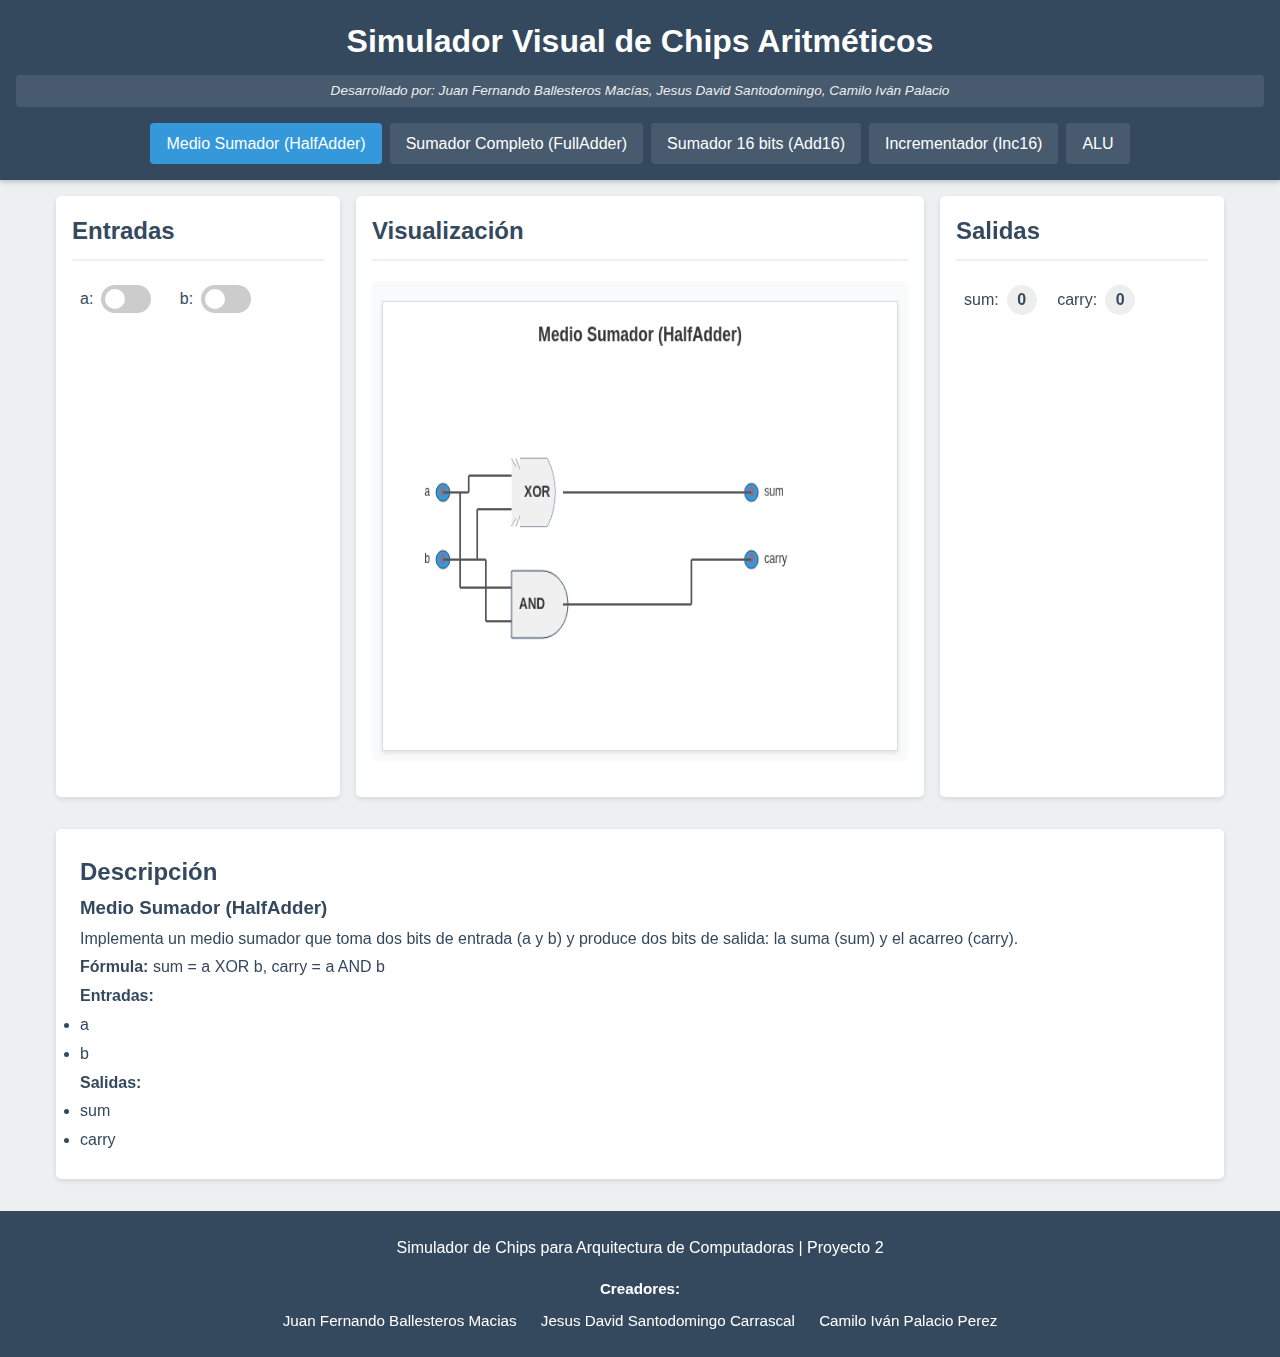
<file: simulador-proyecto2/index.html>
<!DOCTYPE html>
<html lang="es">
<head>
    <meta charset="UTF-8">
    <meta name="viewport" content="width=device-width, initial-scale=1.0">
    <title>Simulador de Chips - Proyecto 2</title>
    <link rel="stylesheet" href="css/styles.css">
</head>
<body>
    <header>
        <h1>Simulador Visual de Chips Aritméticos</h1>
        <div class="top-credits">
            <p>Desarrollado por: Juan Fernando Ballesteros Macías, Jesus David Santodomingo, Camilo Iván Palacio</p>
        </div>
        <nav>
            <ul id="chip-selector">
                <li data-chip="halfadder" class="active">Medio Sumador (HalfAdder)</li>
                <li data-chip="fulladder">Sumador Completo (FullAdder)</li>
                <li data-chip="add16">Sumador 16 bits (Add16)</li>
                <li data-chip="inc16">Incrementador (Inc16)</li>
                <li data-chip="alu">ALU</li>
            </ul>
        </nav>
    </header>

    <main>
        <section id="simulator-container">
            <div class="panel">
                <h2>Entradas</h2>
                <div id="inputs-container">
                    <!-- Los inputs se generarán dinámicamente según el chip seleccionado -->
                </div>
            </div>
            
            <div class="panel">
                <h2>Visualización</h2>
                <div id="visualization-container">
                    <canvas id="chip-canvas" width="600" height="400"></canvas>
                </div>
            </div>
            
            <div class="panel">
                <h2>Salidas</h2>
                <div id="outputs-container">
                    <!-- Las salidas se generarán dinámicamente según el chip seleccionado -->
                </div>
            </div>
        </section>

        <section id="chip-description">
            <h2>Descripción</h2>
            <div id="description-content">
                <!-- La descripción se cargará dinámicamente -->
            </div>
        </section>
    </main>

    <footer>
        <p>Simulador de Chips para Arquitectura de Computadoras | Proyecto 2</p>
        <div class="credits">
            <p>Creadores:</p>
            <ul>
                <li>Juan Fernando Ballesteros Macias</li>
                <li>Jesus David Santodomingo Carrascal</li>
                <li>Camilo Iván Palacio Perez</li>
            </ul>
        </div>
    </footer>

    <script src="js/gates.js"></script>
    <script src="js/chips.js"></script>
    <script src="js/visualizer.js"></script>
    <script src="js/main.js"></script>
</body>
</html>
</file>
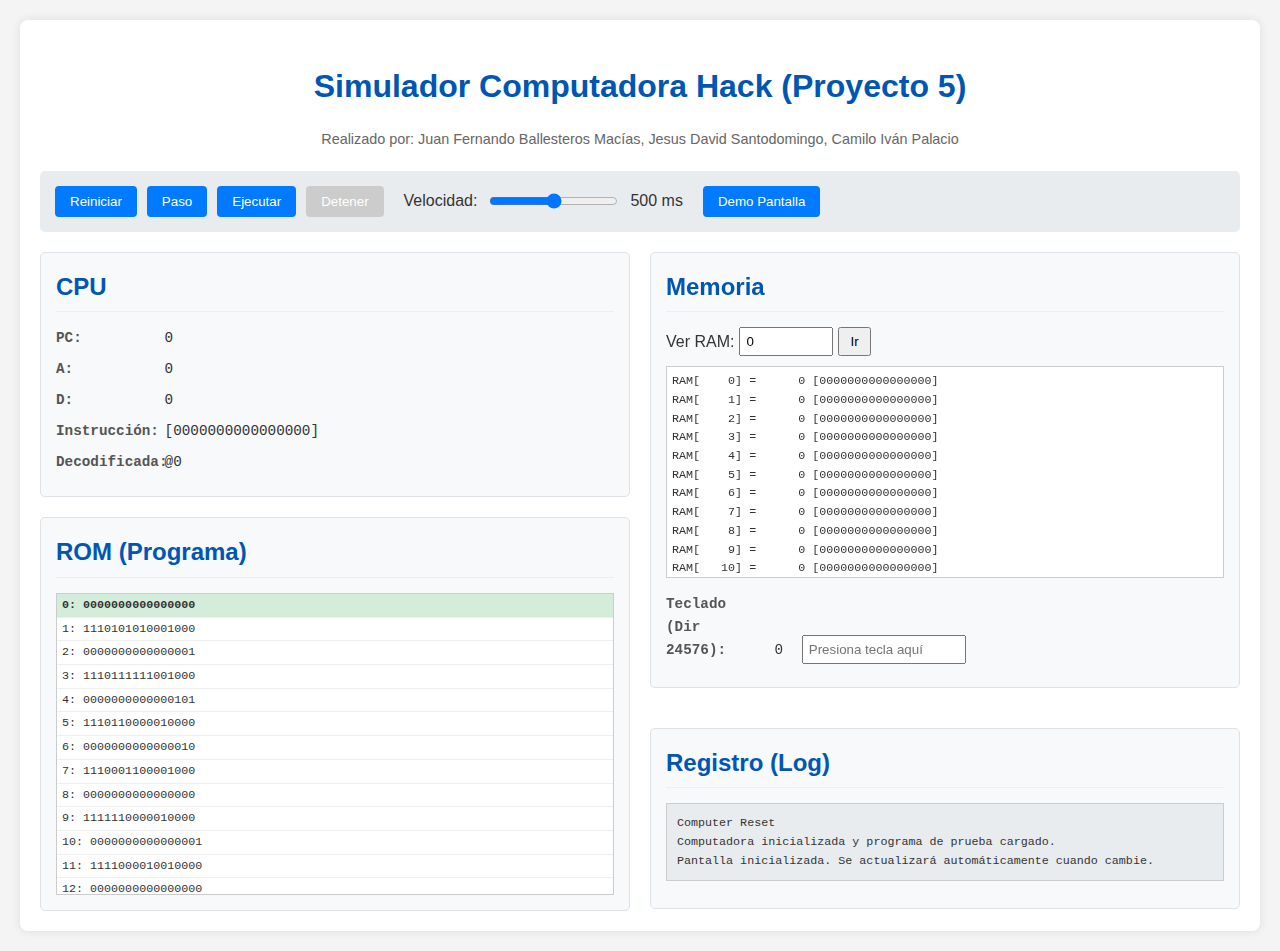
<file: simulador_proyecto5.html>
<!DOCTYPE html>
<html lang="es">
<head>
    <meta charset="UTF-8">
    <meta name="viewport" content="width=device-width, initial-scale=1.0">
    <title>Simulador Proyecto 5 - Computadora Hack</title>
    <link rel="stylesheet" href="simulador_proyecto5.css">
</head>
<body>
    <div class="container">
        <h1>Simulador Computadora Hack (Proyecto 5)</h1>
        <div class="authors">
            <p>Realizado por: Juan Fernando Ballesteros Macías, Jesus David Santodomingo, Camilo Iván Palacio</p>
        </div>

        <div class="controls">
            <button id="reset-btn">Reiniciar</button>
            <button id="step-btn">Paso</button>
            <button id="run-btn">Ejecutar</button>
            <button id="stop-btn" disabled>Detener</button>
            <label for="speed-slider">Velocidad:</label>
            <input type="range" id="speed-slider" min="1" max="1000" value="500">
            <span id="speed-value">500 ms</span>
        </div>

        <div class="simulation-layout">
            <!-- Columna Izquierda: CPU y ROM -->
            <div class="left-column">
                <div class="cpu-state panel">
                    <h2>CPU</h2>
                    <div class="register-display">
                        <span>PC:</span>
                        <span id="pc-value">0</span>
                    </div>
                    <div class="register-display">
                        <span>A:</span>
                        <span id="a-reg-value">0</span>
                    </div>
                    <div class="register-display">
                        <span>D:</span>
                        <span id="d-reg-value">0</span>
                    </div>
                    <div class="instruction-display">
                        <span>Instrucción:</span>
                        <span id="instruction-value">[0000000000000000]</span>
                    </div>
                     <div class="decoded-instruction">
                        <span>Decodificada:</span>
                        <span id="decoded-value">-</span>
                    </div>
                </div>

                <div class="rom-view panel">
                    <h2>ROM (Programa)</h2>
                    <ul id="rom-list">
                        <!-- Las instrucciones se cargarán aquí -->
                    </ul>
                </div>
            </div>

            <!-- Columna Derecha: Memoria (RAM, Screen, Keyboard) -->
            <div class="right-column">
                <div class="memory-view panel">
                    <h2>Memoria</h2>
                    <div class="memory-controls">
                         <label for="ram-address">Ver RAM:</label>
                         <input type="number" id="ram-address" value="0" min="0" max="16383">
                         <button id="goto-ram-btn">Ir</button>
                    </div>
                    <div id="ram-display">
                        <!-- Vista de la RAM -->
                    </div>
                     <div class="keyboard-display">
                        <span>Teclado (Dir 24576):</span>
                        <span id="keyboard-value">0</span>
                        <input type="text" id="key-input" maxlength="1" placeholder="Presiona tecla aquí"/>
                    </div>
                </div>

                <div class="status-log panel">
                    <h2>Registro (Log)</h2>
                    <pre id="log-output"></pre>
                </div>
                
                <!-- Pantalla oculta -->
                <div class="screen-view panel" style="display: none;">
                    <h2>Pantalla (Dir 16384-24575)</h2>
                    <canvas id="screen-canvas" width="512" height="256"></canvas>
                    <p class="note">Memoria visual de la computadora Hack (512x256 pixels)</p>
                </div>
            </div>
        </div>
    </div>

    <script src="simulador_proyecto5.js"></script>
</body>
</html>
</file>
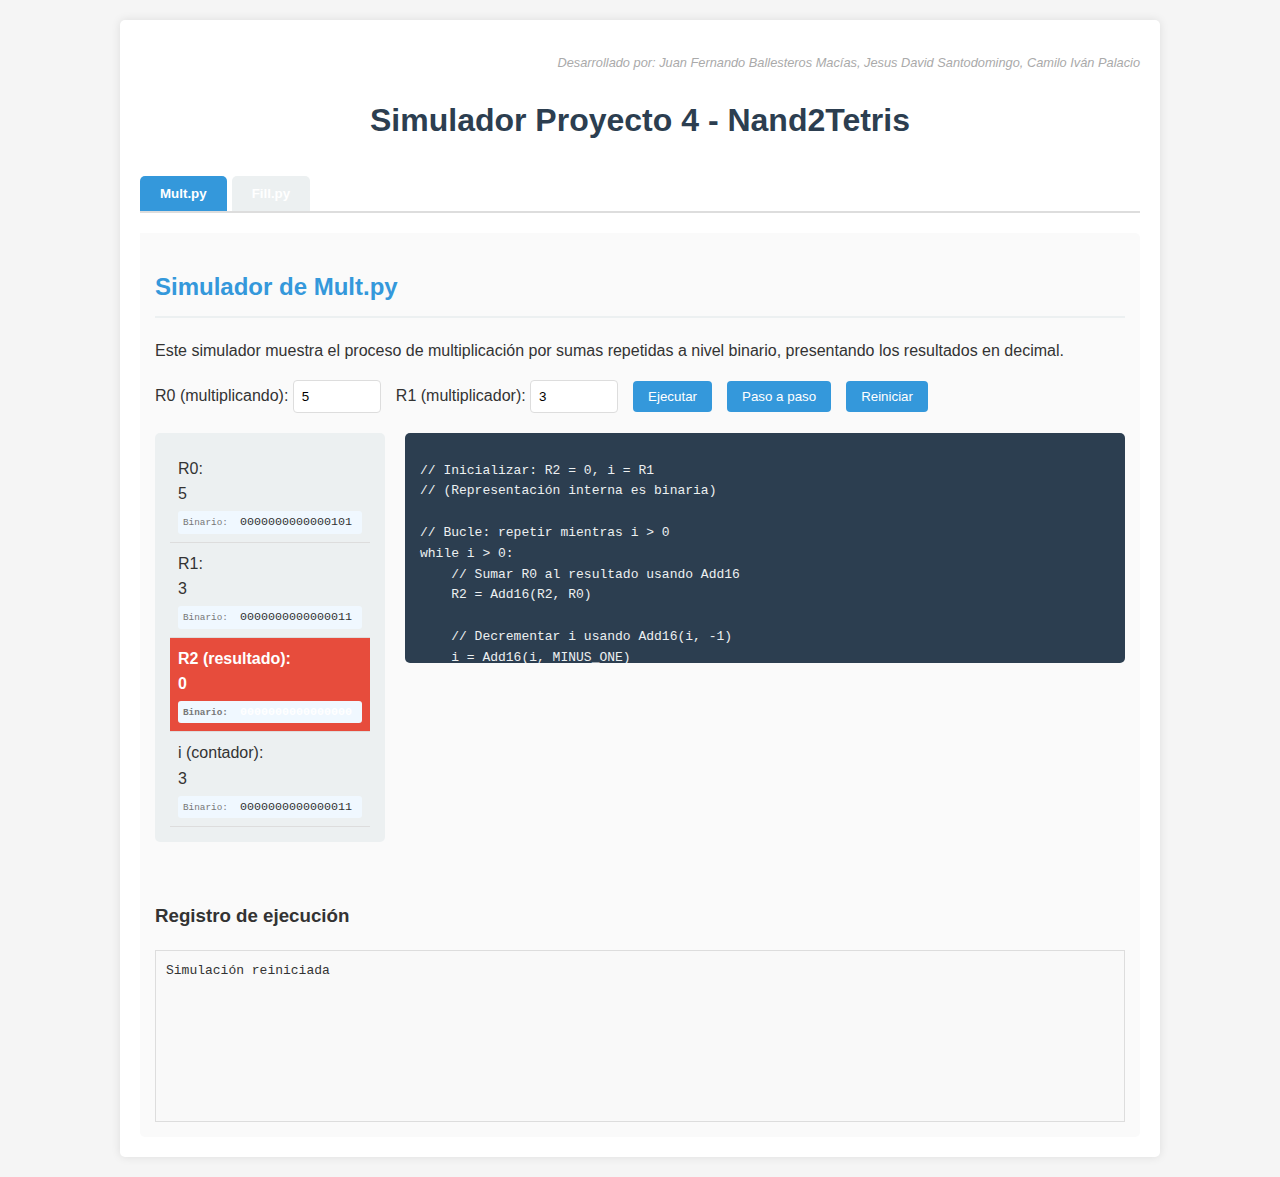
<file: simulador-proyecto 4/simulador_proyecto4.html>
<!DOCTYPE html>
<html lang="es">
<head>
    <meta charset="UTF-8">
    <meta name="viewport" content="width=device-width, initial-scale=1.0">
    <title>Simulador Proyecto 4 - Nand2Tetris</title>
    <link rel="stylesheet" href="simulador_styles.css">
</head>
<body>
    <div class="container">
        
        <div class="authors">
            <p>Desarrollado por: Juan Fernando Ballesteros Macías, Jesus David Santodomingo, Camilo Iván Palacio</p>
        </div>
        
        <h1>Simulador Proyecto 4 - Nand2Tetris</h1>
        
        <div class="tabs">
            <button class="tab-button active" onclick="showTab('mult')">Mult.py</button>
            <button class="tab-button" onclick="showTab('fill')">Fill.py</button>
        </div>
        
        <!-- Simulador de Mult.py -->
        <div id="mult" class="tab-content active">
            <h2>Simulador de Mult.py</h2>
            <p>Este simulador muestra el proceso de multiplicación por sumas repetidas a nivel binario, presentando los resultados en decimal.</p>
            
            <div class="input-group">
                <div>
                    <label for="r0">R0 (multiplicando):</label>
                    <input type="number" id="r0" min="0" value="5">
                </div>
                <div>
                    <label for="r1">R1 (multiplicador):</label>
                    <input type="number" id="r1" min="0" value="3">
                </div>
                <button onclick="runMult()">Ejecutar</button>
                <button onclick="stepMult()">Paso a paso</button>
                <button onclick="resetMult()">Reiniciar</button>
            </div>
            
            <div class="simulation-area">
                <div class="registers">
                    <div class="register">
                        <span>R0:</span>
                        <span id="mult-r0-value">5</span>
                        <div class="binary-representation">
                            <span class="binary-label">Binario:</span>
                            <span id="mult-r0-binary">0000000000000101</span>
                        </div>
                    </div>
                    <div class="register">
                        <span>R1:</span>
                        <span id="mult-r1-value">3</span>
                        <div class="binary-representation">
                            <span class="binary-label">Binario:</span>
                            <span id="mult-r1-binary">0000000000000011</span>
                        </div>
                    </div>
                    <div class="register highlighted">
                        <span>R2 (resultado):</span>
                        <span id="mult-r2-value">0</span>
                        <div class="binary-representation">
                            <span class="binary-label">Binario:</span>
                            <span id="mult-r2-binary">0000000000000000</span>
                        </div>
                    </div>
                    <div class="register">
                        <span>i (contador):</span>
                        <span id="mult-i-value">3</span>
                        <div class="binary-representation">
                            <span class="binary-label">Binario:</span>
                            <span id="mult-i-binary">0000000000000011</span>
                        </div>
                    </div>
                </div>
                
                <div class="code-display">
                    <pre id="mult-code">
// Inicializar: R2 = 0, i = R1
// (Representación interna es binaria)

// Bucle: repetir mientras i > 0
while i > 0:
    // Sumar R0 al resultado usando Add16
    R2 = Add16(R2, R0)
    
    // Decrementar i usando Add16(i, -1)
    i = Add16(i, MINUS_ONE)
                    </pre>
                </div>
                
                <div class="execution-log">
                    <h3>Registro de ejecución</h3>
                    <div id="mult-log" class="log-content"></div>
                </div>
            </div>
        </div>
        
        <!-- Simulador de Fill.py -->
        <div id="fill" class="tab-content">
            <h2>Simulador de Fill.py</h2>
            <p>Este simulador muestra cómo se llena la pantalla según la entrada del teclado.</p>
            
            <div class="input-group">
                <div class="keyboard-status">
                    <span>Estado del teclado: </span>
                    <span id="key-status">No presionado (0)</span>
                </div>
                <button id="keyboard-btn">Presionar cualquier tecla</button>
                <button onclick="resetFill()">Reiniciar</button>
            </div>
            
            <div class="simulation-area">
                <div class="screen-simulation">
                    <!-- La pantalla se generará dinámicamente por JS -->
                </div>
                
                <div class="memory-view">
                    <h3>Memoria (fragmento)</h3>
                    <div class="memory-blocks" id="memory-display">
                        <!-- La visualización de memoria se generará por JS -->
                    </div>
                </div>
            </div>
        </div>
    </div>
    
    <script src="simulador_script.js"></script>
</body>
</html>
</file>
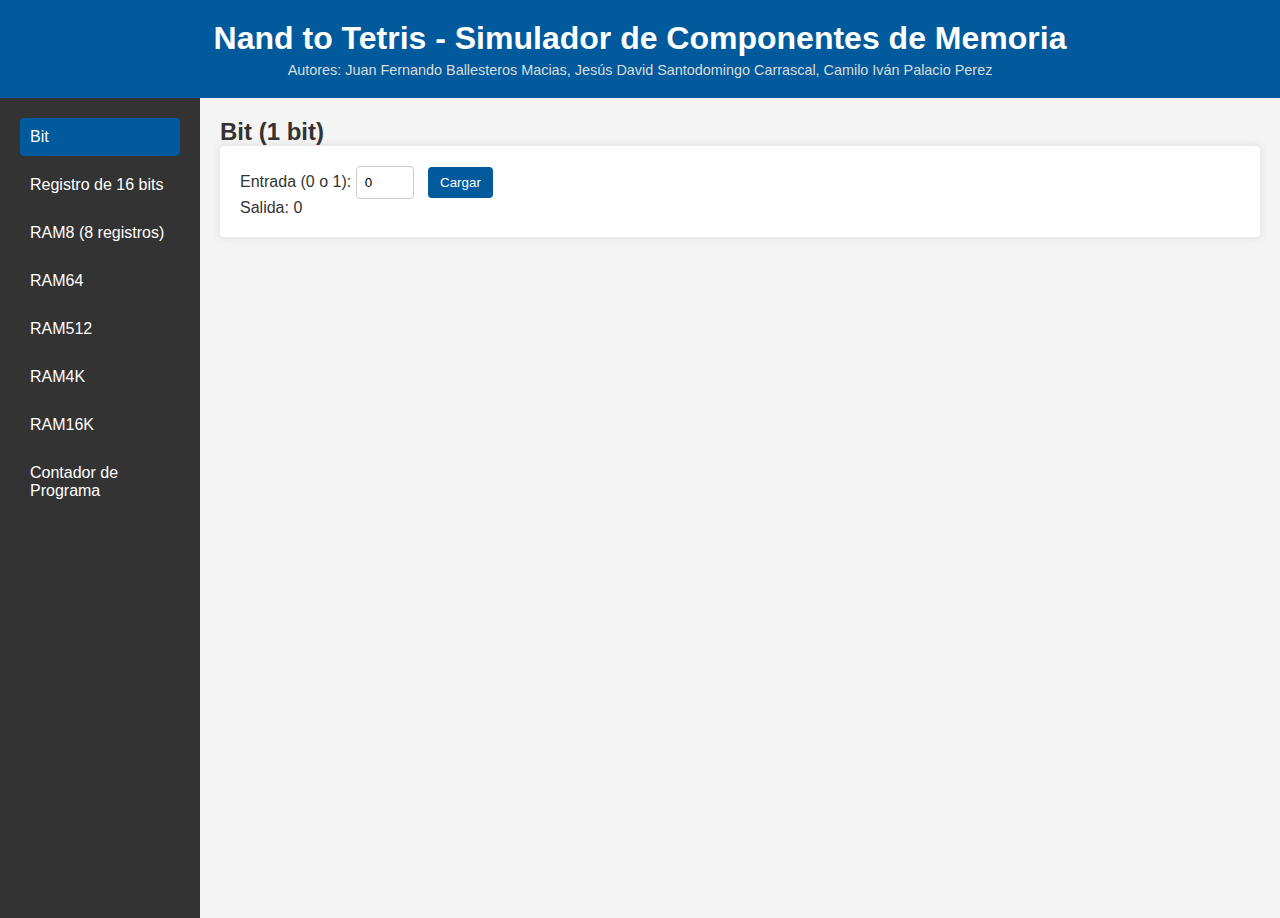
<file: simulador-proyecto3/index 2.html>
<!DOCTYPE html>
<html lang="es">
<head>
  <meta charset="UTF-8" />
  <title>Nand to Tetris - Simulador de Componentes de Memoria</title>
  <!-- Enlazamos el archivo CSS externo -->
  <link rel="stylesheet" href="style.css" />
</head>
<body>
  <header>
    <h1>Nand to Tetris - Simulador de Componentes de Memoria</h1>
    <p class="autores">Autores: Juan Fernando Ballesteros Macias, Jesús David Santodomingo Carrascal, Camilo Iván Palacio Perez</p>
  </header>

  <div class="container">
    <!-- Barra lateral con el menú de componentes -->
    <nav class="sidebar">
      <ul>
        <li><a href="#" data-section="bitSection" class="active">Bit</a></li>
        <li><a href="#" data-section="registerSection">Registro de 16 bits</a></li>
        <li><a href="#" data-section="ram8Section">RAM8 (8 registros)</a></li>
        <li><a href="#" data-section="ram64Section">RAM64</a></li>
        <li><a href="#" data-section="ram512Section">RAM512</a></li>
        <li><a href="#" data-section="ram4kSection">RAM4K</a></li>
        <li><a href="#" data-section="ram16kSection">RAM16K</a></li>
        <li><a href="#" data-section="pcSection">Contador de Programa</a></li>
      </ul>
    </nav>

    <!-- Contenedor principal para cada sección -->
    <main class="main-content">
      
      <!-- Sección: BIT -->
      <section id="bitSection" class="section visible">
        <h2>Bit (1 bit)</h2>
        <div class="bit-container">
          <label for="bitInput">Entrada (0 o 1):</label>
          <input type="number" id="bitInput" min="0" max="1" value="0" />
          <button id="bitLoadBtn">Cargar</button>
          <p>Salida: <span id="bitOutput">0</span></p>
        </div>
      </section>

      <!-- Sección: Registro de 16 bits -->
      <section id="registerSection" class="section">
        <h2>Registro de 16 bits</h2>
        <div class="register-container">
          <label for="registerInput">Valor de entrada (0 - 65535):</label>
          <input type="number" id="registerInput" min="0" max="65535" value="0" />
          <button id="registerLoadBtn">Cargar valor</button>
          
          <h3>Salida del registro (16 bits):</h3>
          <div class="bits-output" id="registerOutputContainer">
            <!-- Aquí se mostrarán los 16 bits (0 o 1) en forma de span -->
          </div>
          <p>
            <strong>Binario:</strong> <span id="registerBinaryOutput">0000000000000000</span><br />
            <strong>Decimal:</strong> <span id="registerDecimalOutput">0</span>
          </p>
        </div>
      </section>

      <!-- Sección: RAM8 (8 Registros) -->
      <section id="ram8Section" class="section">
        <h2>RAM8 (8 registros)</h2>
        <div class="ram8-container">
          <label for="ram8Address">Dirección (0-7):</label>
          <input type="number" id="ram8Address" min="0" max="7" value="0" />
          
          <label for="ram8InputValue">Valor de entrada (0 - 65535):</label>
          <input type="number" id="ram8InputValue" min="0" max="65535" value="0" />
          
          <button id="ram8LoadBtn">Cargar valor</button>
          
          <h3>Salida (Registro seleccionado):</h3>
          <div class="bits-output" id="ram8OutputContainer">
            <!-- Se mostrarán los 16 bits -->
          </div>
          <p>
            <strong>Binario:</strong> <span id="ram8BinaryOutput">0000000000000000</span><br />
            <strong>Decimal:</strong> <span id="ram8DecimalOutput">0</span>
          </p>
        </div>
      </section>

      <!-- Sección: RAM64 -->
      <section id="ram64Section" class="section">
        <h2>RAM64</h2>
        <div class="ram64-container">
          <label for="ram64Address">Dirección (0-63):</label>
          <input type="number" id="ram64Address" min="0" max="63" value="0" />
          
          <label for="ram64InputValue">Valor de entrada (0 - 65535):</label>
          <input type="number" id="ram64InputValue" min="0" max="65535" value="0" />
          
          <button id="ram64LoadBtn">Cargar valor</button>
          
          <h3>Salida (Registro seleccionado):</h3>
          <div class="bits-output" id="ram64OutputContainer">
            <!-- Se mostrarán los 16 bits -->
          </div>
          <p>
            <strong>Binario:</strong> <span id="ram64BinaryOutput">0000000000000000</span><br />
            <strong>Decimal:</strong> <span id="ram64DecimalOutput">0</span>
          </p>
        </div>
      </section>

      <!-- Sección: RAM512 -->
      <section id="ram512Section" class="section">
        <h2>RAM512</h2>
        <div class="ram512-container">
          <label for="ram512Address">Dirección (0-511):</label>
          <input type="number" id="ram512Address" min="0" max="511" value="0" />
          
          <label for="ram512InputValue">Valor de entrada (0 - 65535):</label>
          <input type="number" id="ram512InputValue" min="0" max="65535" value="0" />
          
          <button id="ram512LoadBtn">Cargar valor</button>
          
          <h3>Salida (Registro seleccionado):</h3>
          <div class="bits-output" id="ram512OutputContainer">
            <!-- Se mostrarán los 16 bits -->
          </div>
          <p>
            <strong>Binario:</strong> <span id="ram512BinaryOutput">0000000000000000</span><br />
            <strong>Decimal:</strong> <span id="ram512DecimalOutput">0</span>
          </p>
        </div>
      </section>

      <!-- Sección: RAM4K -->
      <section id="ram4kSection" class="section">
        <h2>RAM4K</h2>
        <div class="ram4k-container">
          <label for="ram4kAddress">Dirección (0-4095):</label>
          <input type="number" id="ram4kAddress" min="0" max="4095" value="0" />
          
          <label for="ram4kInputValue">Valor de entrada (0 - 65535):</label>
          <input type="number" id="ram4kInputValue" min="0" max="65535" value="0" />
          
          <button id="ram4kLoadBtn">Cargar valor</button>
          
          <h3>Salida (Registro seleccionado):</h3>
          <div class="bits-output" id="ram4kOutputContainer">
            <!-- Se mostrarán los 16 bits -->
          </div>
          <p>
            <strong>Binario:</strong> <span id="ram4kBinaryOutput">0000000000000000</span><br />
            <strong>Decimal:</strong> <span id="ram4kDecimalOutput">0</span>
          </p>
        </div>
      </section>

      <!-- Sección: RAM16K -->
      <section id="ram16kSection" class="section">
        <h2>RAM16K</h2>
        <div class="ram16k-container">
          <label for="ram16kAddress">Dirección (0-16383):</label>
          <input type="number" id="ram16kAddress" min="0" max="16383" value="0" />
          
          <label for="ram16kInputValue">Valor de entrada (0 - 65535):</label>
          <input type="number" id="ram16kInputValue" min="0" max="65535" value="0" />
          
          <button id="ram16kLoadBtn">Cargar valor</button>
          
          <h3>Salida (Registro seleccionado):</h3>
          <div class="bits-output" id="ram16kOutputContainer">
            <!-- Se mostrarán los 16 bits -->
          </div>
          <p>
            <strong>Binario:</strong> <span id="ram16kBinaryOutput">0000000000000000</span><br />
            <strong>Decimal:</strong> <span id="ram16kDecimalOutput">0</span>
          </p>
        </div>
      </section>

      <!-- Sección: Contador de Programa -->
      <section id="pcSection" class="section">
        <h2>Contador de Programa (PC)</h2>
        <div class="pc-container">
          <p>
            <strong>PC:</strong> 
            <span id="pcBinaryOutput">0000000000000000</span>
            (Decimal: <span id="pcDecimalOutput">0</span>)
          </p>
          <label for="pcLoadValue">Cargar valor (0 - 65535):</label>
          <input type="number" id="pcLoadValue" min="0" max="65535" value="0" />
          
          <div class="pc-buttons">
            <button id="pcLoadBtn">Cargar</button>
            <button id="pcIncrementBtn">Incrementar</button>
            <button id="pcStartAutoBtn">Iniciar Auto</button>
            <button id="pcResetBtn">Reiniciar</button>
          </div>
        </div>
      </section>

    </main>
  </div>

  <!-- Enlazamos el archivo JS externo al final del body -->
  <script src="script.js"></script>
</body>
</html>
</file>
<file: simulador-proyecto2/css/styles.css>
:root {
    --primary-color: #3498db;
    --secondary-color: #2ecc71;
    --dark-color: #34495e;
    --light-color: #ecf0f1;
    --error-color: #e74c3c;
    --success-color: #2ecc71;
    --font-main: 'Segoe UI', Tahoma, Geneva, Verdana, sans-serif;
}

* {
    margin: 0;
    padding: 0;
    box-sizing: border-box;
}

body {
    font-family: var(--font-main);
    line-height: 1.6;
    color: var(--dark-color);
    background-color: var(--light-color);
}

header {
    background-color: var(--dark-color);
    color: white;
    padding: 1rem;
    text-align: center;
    box-shadow: 0 2px 5px rgba(0, 0, 0, 0.2);
}

h1 {
    margin-bottom: 0.5rem;
}

/* Estilos para los créditos en la parte superior */
.top-credits {
    font-size: 0.85rem;
    margin-bottom: 1rem;
    padding: 0.3rem 0;
    background-color: rgba(255, 255, 255, 0.1);
    border-radius: 4px;
}

.top-credits p {
    margin: 0;
    opacity: 0.9;
    font-style: italic;
}

nav ul {
    display: flex;
    justify-content: center;
    list-style: none;
    gap: 0.5rem;
    flex-wrap: wrap;
}

nav li {
    padding: 0.5rem 1rem;
    background-color: rgba(255, 255, 255, 0.1);
    border-radius: 4px;
    cursor: pointer;
    transition: background-color 0.3s;
}

nav li:hover {
    background-color: rgba(255, 255, 255, 0.2);
}

nav li.active {
    background-color: var(--primary-color);
}

main {
    max-width: 1200px;
    margin: 1rem auto;
    padding: 0 1rem;
}

#simulator-container {
    display: grid;
    grid-template-columns: 1fr 2fr 1fr;
    gap: 1rem;
    margin-bottom: 2rem;
}

@media (max-width: 900px) {
    #simulator-container {
        grid-template-columns: 1fr;
    }
}

.panel {
    background-color: white;
    padding: 1rem;
    border-radius: 5px;
    box-shadow: 0 2px 5px rgba(0, 0, 0, 0.1);
}

.panel h2 {
    margin-bottom: 1rem;
    padding-bottom: 0.5rem;
    border-bottom: 2px solid var(--light-color);
}

#visualization-container {
    overflow: auto;
    text-align: center;
    margin: 20px 0;
    padding: 10px;
    background-color: rgba(236, 240, 241, 0.3);
    border-radius: 5px;
    display: flex;
    justify-content: center;
    align-items: center;
}

#chip-canvas {
    background-color: white;
    border: 1px solid #ddd;
    margin-top: 10px;
    box-shadow: 0 2px 4px rgba(0, 0, 0, 0.1);
    width: 100%;
    max-width: 800px;
    height: 450px; /* Ajustar altura para mejor visualización */
}

.bit-input, .bit-output {
    display: inline-flex;
    align-items: center;
    margin: 0.5rem;
}

.bit-input label, .bit-output span {
    margin-right: 0.5rem;
}

.bit-toggle {
    position: relative;
    display: inline-block;
    width: 50px;
    height: 28px;
}

.bit-toggle input {
    opacity: 0;
    width: 0;
    height: 0;
}

.slider {
    position: absolute;
    cursor: pointer;
    top: 0;
    left: 0;
    right: 0;
    bottom: 0;
    background-color: #ccc;
    transition: .4s;
    border-radius: 28px;
}

.slider:before {
    position: absolute;
    content: "";
    height: 20px;
    width: 20px;
    left: 4px;
    bottom: 4px;
    background-color: white;
    transition: .4s;
    border-radius: 50%;
}

input:checked + .slider {
    background-color: var(--primary-color);
}

input:checked + .slider:before {
    transform: translateX(22px);
}

.bit-output-value {
    display: inline-block;
    width: 30px;
    height: 30px;
    line-height: 30px;
    text-align: center;
    border-radius: 50%;
    background-color: #eee;
    font-weight: bold;
}

.bit-output-value.on {
    background-color: var(--success-color);
    color: white;
}

.bit-array {
    display: flex;
    flex-wrap: wrap;
    gap: 0.2rem;
    margin: 0.5rem 0;
}

#chip-description {
    background-color: white;
    padding: 1.5rem;
    border-radius: 5px;
    box-shadow: 0 2px 5px rgba(0, 0, 0, 0.1);
}

#description-content {
    line-height: 1.8;
}

footer {
    background-color: var(--dark-color);
    color: white;
    text-align: center;
    padding: 1.5rem;
    margin-top: 2rem;
}

.credits {
    margin-top: 1rem;
    font-size: 0.95rem;
}

.credits p {
    margin-bottom: 0.5rem;
    font-weight: bold;
}

.credits ul {
    list-style: none;
    padding: 0;
}

.credits li {
    display: inline-block;
    margin: 0 10px;
}

/* Estilos adicionales para mejorar la visualización */
.bit-box {
    display: inline-block;
    width: 20px;
    height: 20px;
    line-height: 20px;
    text-align: center;
    background-color: #f8f9fa;
    border: 1px solid #dee2e6;
    font-weight: bold;
    margin: 1px;
}

.bit-box.on {
    background-color: var(--success-color);
    color: white;
}

.bit-box.off {
    background-color: #f8f9fa;
    color: #495057;
}

.bit16-input, .bit16-output {
    margin: 10px 0;
}

.input-description {
    font-size: 0.8rem;
    color: #6c757d;
    margin-left: 5px;
}
</file>
<file: simulador_proyecto5.css>
body {
    font-family: sans-serif;
    background-color: #f4f4f4;
    color: #333;
    line-height: 1.6;
    margin: 0;
    padding: 20px;
}

.container {
    max-width: 1200px;
    margin: auto;
    background: #fff;
    padding: 20px;
    border-radius: 8px;
    box-shadow: 0 0 10px rgba(0, 0, 0, 0.1);
}

h1, h2 {
    color: #0056b3;
    text-align: center;
    margin-bottom: 15px;
}

h2 {
    text-align: left;
    border-bottom: 1px solid #eee;
    padding-bottom: 5px;
    margin-top: 0;
}

.authors {
    text-align: center;
    font-size: 0.9em;
    color: #666;
    margin-bottom: 20px;
}

.controls {
    margin-bottom: 20px;
    padding: 15px;
    background-color: #e9ecef;
    border-radius: 5px;
    display: flex;
    align-items: center;
    gap: 10px;
    flex-wrap: wrap;
}

.controls button {
    padding: 8px 15px;
    background-color: #007bff;
    color: white;
    border: none;
    border-radius: 4px;
    cursor: pointer;
    transition: background-color 0.3s ease;
}

.controls button:hover {
    background-color: #0056b3;
}

.controls button:disabled {
    background-color: #ccc;
    cursor: not-allowed;
}

.controls label {
    margin-left: 10px;
}

.controls input[type="range"] {
    cursor: pointer;
}

.simulation-layout {
    display: flex;
    gap: 20px;
}

.left-column, .right-column {
    flex: 1;
    display: flex;
    flex-direction: column;
    gap: 20px;
}

.panel {
    background: #f8f9fa;
    padding: 15px;
    border: 1px solid #dee2e6;
    border-radius: 5px;
}

.register-display, .instruction-display, .decoded-instruction, .keyboard-display {
    margin-bottom: 8px;
    font-family: monospace;
    font-size: 1.1em;
}

.register-display span:first-child,
.instruction-display span:first-child,
.decoded-instruction span:first-child,
.keyboard-display span:first-child {
    display: inline-block;
    width: 100px; /* Ajusta según sea necesario */
    font-weight: bold;
    color: #555;
}

#instruction-value {
    word-break: break-all;
}

.rom-view ul {
    list-style: none;
    padding: 0;
    margin: 0;
    max-height: 300px;
    overflow-y: auto;
    font-family: monospace;
    font-size: 0.9em;
    border: 1px solid #ccc;
    background-color: #fff;
}

.rom-view li {
    padding: 2px 5px;
    border-bottom: 1px solid #eee;
}

.rom-view li.active {
    background-color: #d4edda;
    font-weight: bold;
}

.memory-controls {
    margin-bottom: 10px;
    display: flex;
    gap: 5px;
    align-items: center;
}

.memory-controls input[type="number"] {
    width: 80px;
    padding: 5px;
}

.memory-controls button {
     padding: 5px 10px;
}


#ram-display {
    font-family: monospace;
    font-size: 0.9em;
    max-height: 200px;
    overflow-y: auto;
    border: 1px solid #ccc;
    padding: 5px;
    background-color: #fff;
}

#ram-display div {
    white-space: pre;
}

.keyboard-display {
    margin-top: 15px;
}

#key-input {
    width: 150px;
    padding: 5px;
    margin-left: 10px;
}

#screen-canvas {
    border: 1px solid #ccc;
    background-color: #fff;
    /* Mantener la proporción correcta */
    width: 100%;
    max-width: 512px;
    height: auto;
    aspect-ratio: 512 / 256;
}

.note {
    font-size: 0.8em;
    color: #888;
    text-align: center;
}

.status-log {
    margin-top: 20px;
}

#log-output {
    font-family: monospace;
    font-size: 0.9em;
    max-height: 150px;
    overflow-y: auto;
    background-color: #e9ecef;
    border: 1px solid #ccc;
    padding: 10px;
    white-space: pre-wrap;
    word-wrap: break-word;
}
</file>
<file: simulador-proyecto 4/simulador_styles.css>
/* Estilos generales */
body {
    font-family: 'Segoe UI', Tahoma, Geneva, Verdana, sans-serif;
    line-height: 1.6;
    color: #333;
    margin: 0;
    padding: 20px;
    background-color: #f5f5f5;
}

.container {
    max-width: 1000px;
    margin: 0 auto;
    background-color: #fff;
    padding: 20px;
    box-shadow: 0 0 10px rgba(0,0,0,0.1);
    border-radius: 5px;
}

h1 {
    text-align: center;
    color: #2c3e50;
    margin-bottom: 30px;
}

.authors {
    text-align: right;
    color: #aaa;
    font-size: 0.8em;
    margin-bottom: 5px;
    font-style: italic;
}

h2 {
    color: #3498db;
    border-bottom: 2px solid #ecf0f1;
    padding-bottom: 10px;
}

/* Pestañas */
.tabs {
    display: flex;
    margin-bottom: 20px;
    border-bottom: 2px solid #ddd;
}

.tab-button {
    padding: 10px 20px;
    cursor: pointer;
    background: #ecf0f1;
    border: none;
    border-radius: 5px 5px 0 0;
    margin-right: 5px;
    font-weight: bold;
}

.tab-button.active {
    background: #3498db;
    color: white;
}

.tab-content {
    display: none;
    padding: 15px;
    border-radius: 0 5px 5px 5px;
    background-color: #fafafa;
}

.tab-content.active {
    display: block;
}

/* Entradas y botones */
.input-group {
    display: flex;
    gap: 15px;
    margin-bottom: 20px;
    align-items: center;
    flex-wrap: wrap;
}

input[type="number"] {
    width: 70px;
    padding: 8px;
    border: 1px solid #ddd;
    border-radius: 4px;
}

button {
    padding: 8px 15px;
    background-color: #3498db;
    color: white;
    border: none;
    border-radius: 4px;
    cursor: pointer;
    transition: background-color 0.3s;
}

button:hover {
    background-color: #2980b9;
}

/* Área de simulación */
.simulation-area {
    display: flex;
    flex-wrap: wrap;
    gap: 20px;
    margin-top: 20px;
}

.registers {
    min-width: 200px;
    padding: 15px;
    background-color: #ecf0f1;
    border-radius: 5px;
}

.register {
    display: flex;
    flex-direction: column;
    padding: 8px;
    border-bottom: 1px solid #ddd;
}

.register > span {
    display: flex;
    justify-content: space-between;
    width: 100%;
}

.register.highlighted {
    background-color: #e74c3c;
    color: white;
    font-weight: bold;
}

.binary-representation {
    margin-top: 4px;
    font-family: monospace;
    font-size: 0.9em;
    background-color: #f0f8ff;
    padding: 2px 5px;
    border-radius: 3px;
}

.binary-label {
    color: #777;
    font-size: 0.8em;
    margin-right: 5px;
}

.code-display {
    flex-grow: 1;
    padding: 15px;
    background-color: #2c3e50;
    color: #ecf0f1;
    border-radius: 5px;
    font-family: monospace;
    max-height: 200px;
    overflow-y: auto;
}

.execution-log {
    width: 100%;
    margin-top: 20px;
}

.log-content {
    height: 150px;
    overflow-y: auto;
    padding: 10px;
    background-color: #f9f9f9;
    border: 1px solid #ddd;
    font-family: monospace;
    white-space: pre-wrap;
}

/* Simulador de pantalla */
.screen-simulation {
    width: 100%;
    display: grid;
    grid-template-columns: repeat(32, 1fr);
    gap: 1px;
    margin-bottom: 20px;
}

.pixel {
    width: 10px;
    height: 10px;
    background-color: #fff;
    border: 1px solid #ddd;
}

.pixel.black {
    background-color: #000;
}

/* Visualización de memoria */
.memory-view {
    width: 100%;
}

.memory-blocks {
    display: grid;
    grid-template-columns: repeat(16, 1fr);
    gap: 2px;
}

.memory-block {
    padding: 5px;
    font-size: 10px;
    text-align: center;
    background-color: #ecf0f1;
    border-radius: 2px;
}

.memory-block.changed {
    background-color: #e74c3c;
    color: white;
    animation: flash 1s;
}

.keyboard-status {
    font-size: 18px;
    padding: 8px 15px;
    border: 1px solid #ddd;
    border-radius: 4px;
    background-color: #f9f9f9;
}

#keyboard-btn {
    background-color: #2ecc71;
}

#keyboard-btn.pressed {
    background-color: #e74c3c;
}

@keyframes flash {
    0% { opacity: 1; }
    50% { opacity: 0.5; }
    100% { opacity: 1; }
}
</file>
<file: simulador-proyecto3/style.css>
/* Reset general */
* {
  margin: 0;
  padding: 0;
  box-sizing: border-box;
}

/* Estilos generales del body */
body {
  font-family: Arial, sans-serif;
  background-color: #f4f4f4;
  color: #333;
}

/* Encabezado */
header {
  background-color: #005a9c;
  color: #fff;
  padding: 20px;
  text-align: center;
}

/* Estilo para los nombres de los autores */
.autores {
  font-size: 0.9em;
  color: #ddd;
  margin-top: 5px;
}

/* Contenedor principal para sidebar y contenido */
.container {
  display: flex;
  height: calc(100vh - 80px); /* Altura total restando el header */
}

/* Estilos para la barra lateral (sidebar) */
.sidebar {
  background-color: #333;
  width: 200px;
  padding: 20px;
}

.sidebar ul {
  list-style: none;
}

.sidebar ul li {
  margin-bottom: 10px;
}

.sidebar ul li a {
  color: #fff;
  text-decoration: none;
  display: block;
  padding: 10px;
  border-radius: 4px;
}

.sidebar ul li a:hover,
.sidebar ul li a.active {
  background-color: #005a9c;
}

/* Estilos para el contenido principal */
.main-content {
  flex: 1;
  padding: 20px;
  overflow-y: auto;
}

/* Cada sección se oculta por defecto, solo se muestra la activa */
.section {
  display: none;
  margin-bottom: 20px;
}

.section.visible {
  display: block;
}

/* Estilos para los contenedores de cada componente */
.bit-container,
.register-container,
.ram8-container,
.ram64-container,
.ram512-container,
.ram4k-container,
.ram16k-container,
.pc-container {
  background-color: #fff;
  padding: 20px;
  border-radius: 4px;
  box-shadow: 0 0 10px rgba(0, 0, 0, 0.1);
}

/* Estilos para el contenedor de salida de bits */
.bits-output {
  display: flex;
  flex-wrap: wrap;
  margin-top: 10px;
}

.bits-output span {
  background-color: #e0e0e0;
  padding: 5px;
  margin: 2px;
  border-radius: 3px;
  width: 30px;
  text-align: center;
  font-family: monospace;
}

/* Estilos para inputs y botones */
input[type="number"] {
  padding: 8px;
  margin-right: 10px;
  border: 1px solid #ccc;
  border-radius: 4px;
}

button {
  padding: 8px 12px;
  border: none;
  background-color: #005a9c;
  color: #fff;
  border-radius: 4px;
  cursor: pointer;
}

button:hover {
  background-color: #004080;
}

/* Estilos específicos para los botones del Contador de Programa */
.pc-buttons {
  margin-top: 10px;
}

.pc-buttons button {
  margin-right: 10px;
}
</file>
